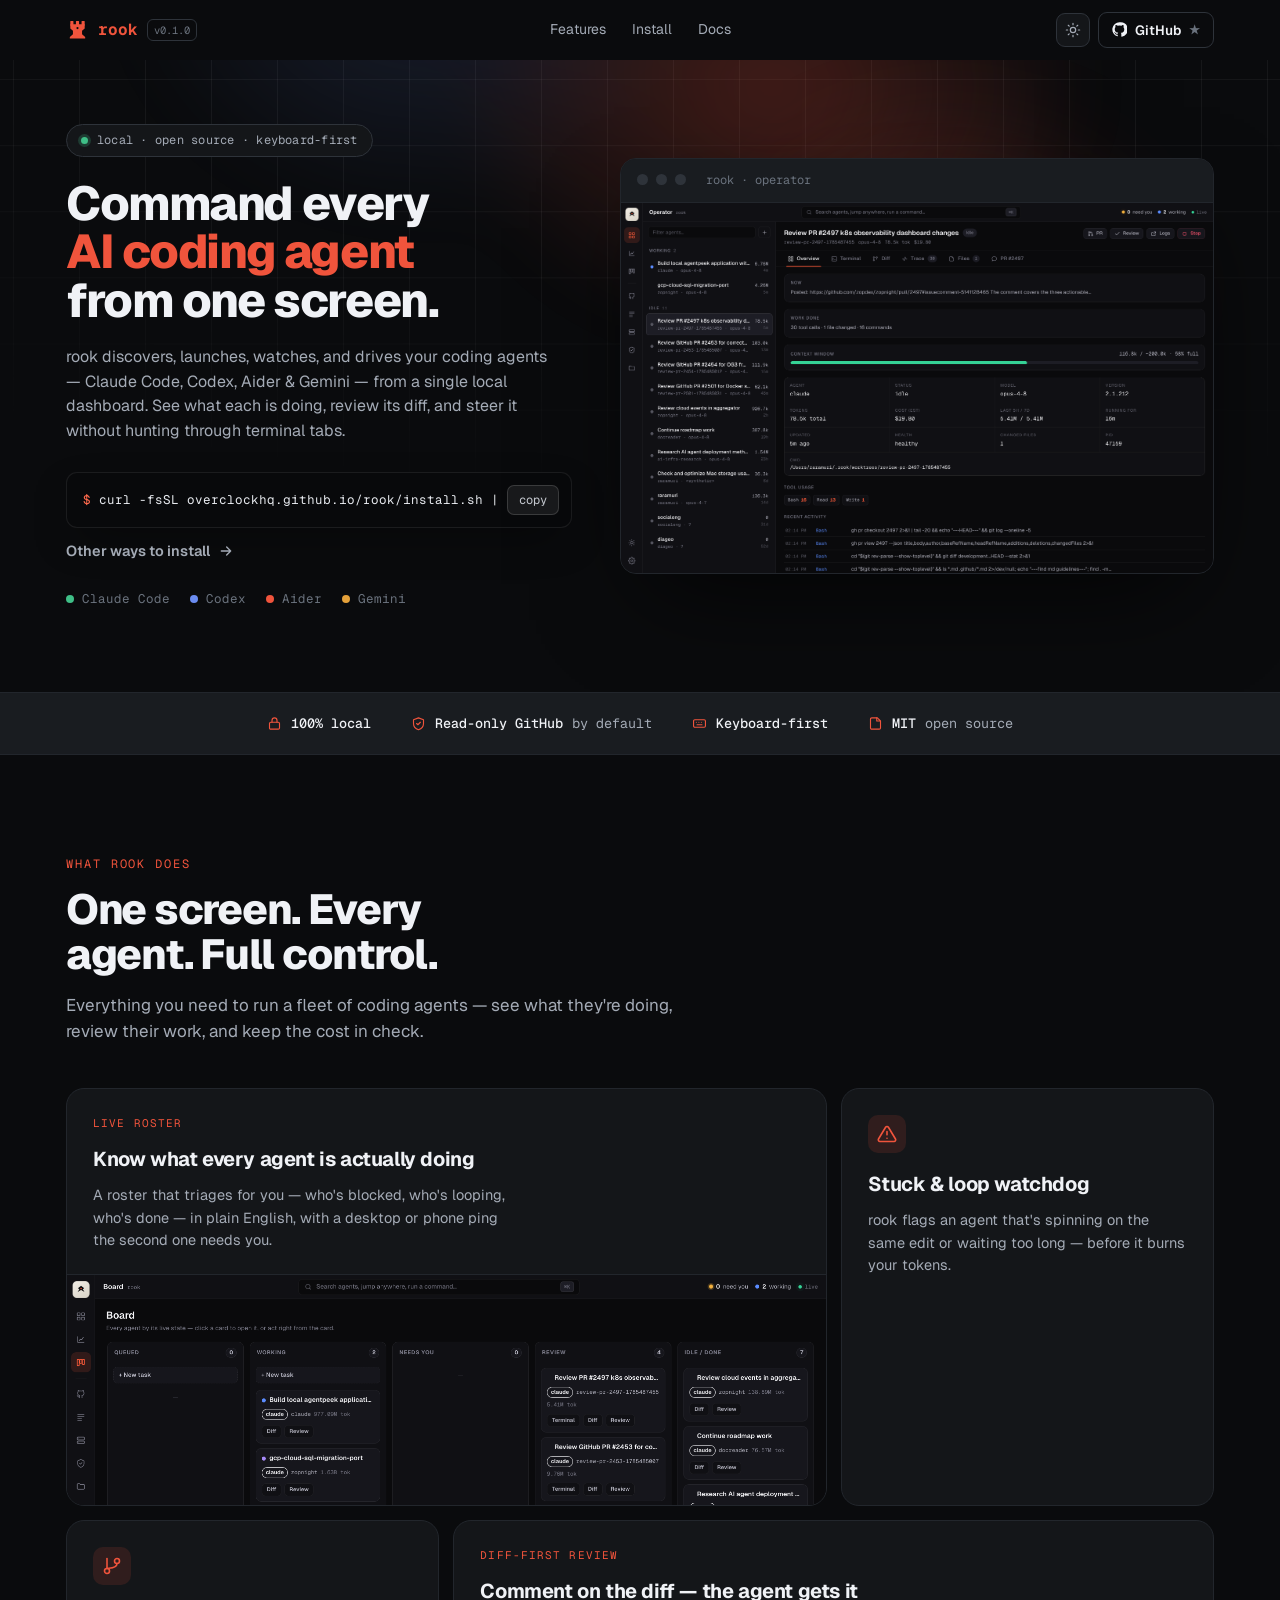
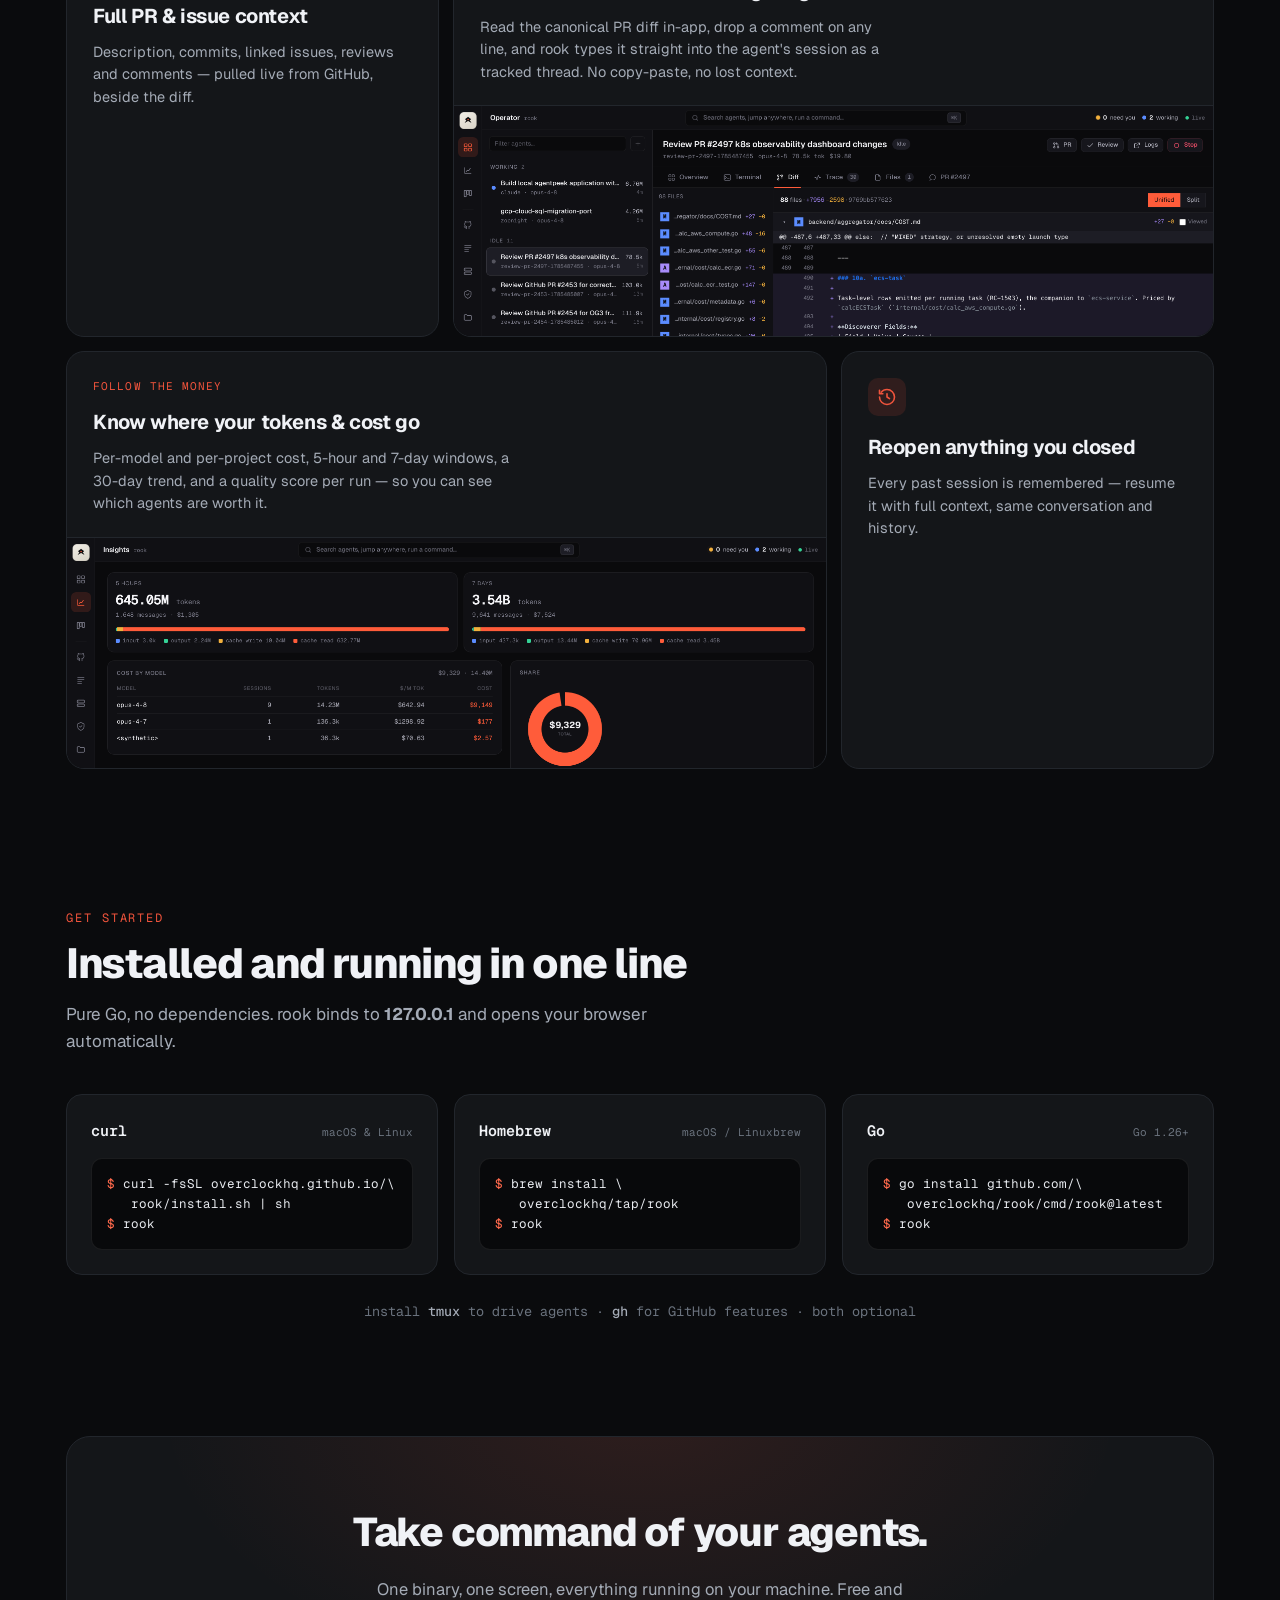
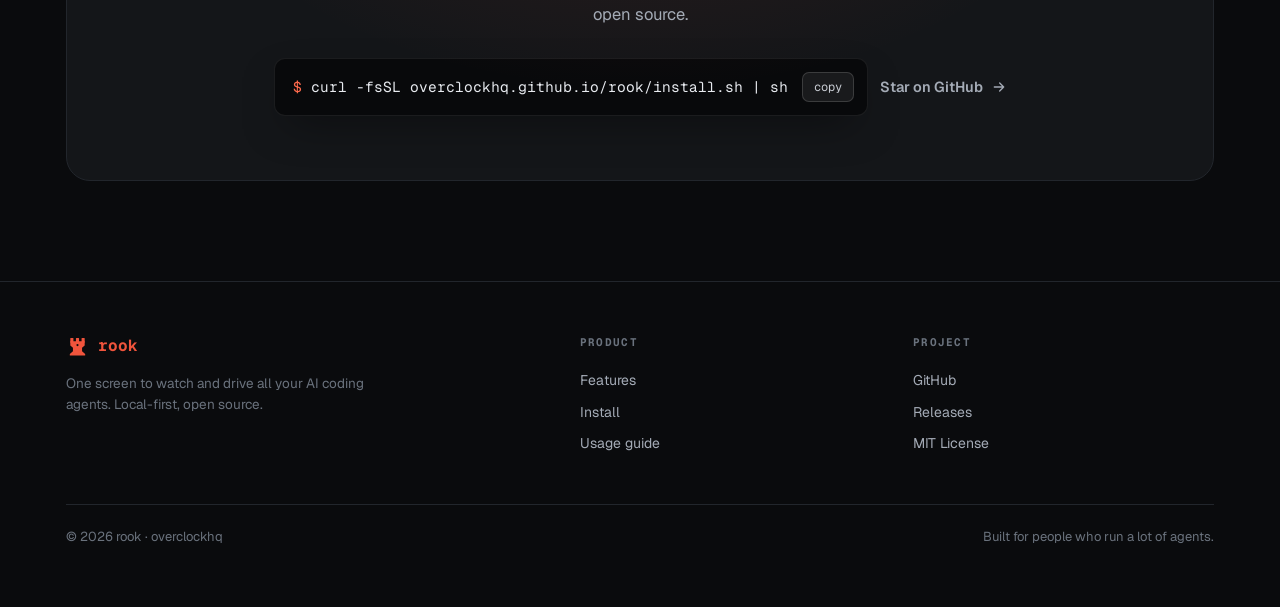
<file: docs/index.html>
<!doctype html>
<html lang="en">
<head>
<meta charset="utf-8" />
<meta name="viewport" content="width=device-width, initial-scale=1" />
<title>rook — command every AI coding agent from one screen</title>
<meta name="description" content="rook is a local, open-source dashboard that discovers, launches, watches, and drives your AI coding agents — Claude Code, Codex, Aider, Gemini — from one keyboard-first screen." />
<meta property="og:title" content="rook — command every AI coding agent from one screen" />
<meta property="og:description" content="Watch, review & drive Claude Code, Codex, Aider & Gemini from one local dashboard. Open source. Your machine, your data." />
<meta property="og:type" content="website" />
<meta name="theme-color" content="#0b0c0e" />
<link rel="icon" href="img/logo.svg" />
<link rel="preconnect" href="https://fonts.googleapis.com" />
<link rel="preconnect" href="https://fonts.gstatic.com" crossorigin />
<link href="https://fonts.googleapis.com/css2?family=Geist:wght@400;500;600;700;800&family=Geist+Mono:wght@400;500&display=swap" rel="stylesheet" />
<script>try{var t=localStorage.getItem('rookTheme')||'dark';document.documentElement.setAttribute('data-theme',t);}catch(e){document.documentElement.setAttribute('data-theme','dark');}</script>
<style>
  :root{
    --bg:#0a0b0d; --bg2:#0f1113; --panel:#141619; --panel2:#191c20; --line:#22262c; --line2:#2e333a;
    --ink:#f0f2f6; --ink2:#a4abb6; --ink3:#6a727d;
    --coral:#f0543c; --coral2:#ff6a4d; --coral-weak:#f0543c1f;
    --blue:#6b8cf0; --green:#3fbf87; --amber:#e5a13a;
    --code-bg:#08090b; --code-ink:#e8ebf0; --code-line:#ffffff14;
    --shadow:0 40px 100px -30px #000000cc; --shadow-sm:0 16px 44px -16px #00000090;
    --glowA:#f0543c40; --glowB:#6b8cf026;
    --grid-line:#ffffff07;
    --sans:"Geist",system-ui,-apple-system,"Segoe UI",sans-serif;
    --mono:"Geist Mono",ui-monospace,"SF Mono",Menlo,monospace;
    --maxw:1200px;
  }
  :root[data-theme="light"]{
    /* matches rook's product light theme — warm paper, not white */
    --bg:#f6f5f2; --bg2:#f1efea; --panel:#ffffff; --panel2:#f4f2ec; --line:rgba(24,22,18,.10); --line2:rgba(24,22,18,.17);
    --ink:#1b1a17; --ink2:#46433d; --ink3:#726e66;
    --coral:#df4826; --coral2:#f0543c; --coral-weak:rgba(223,72,38,.10);
    --blue:#2f66d6; --green:#10895a; --amber:#a1670a;
    --code-bg:#1b1a17; --code-ink:#f2eee6; --code-line:#ffffff1a;
    --shadow:0 30px 70px -26px rgba(24,22,18,.34); --shadow-sm:0 14px 40px -18px rgba(24,22,18,.24);
    --glowA:#df48261f; --glowB:#7a5cf016;
    --grid-line:rgba(24,22,18,.04);
  }
  *{box-sizing:border-box}
  html{scroll-behavior:smooth}
  body{margin:0;background:var(--bg);color:var(--ink);font-family:var(--sans);line-height:1.55;-webkit-font-smoothing:antialiased;overflow-x:hidden}
  a{color:inherit;text-decoration:none}
  .wrap{max-width:var(--maxw);margin:0 auto;padding:0 26px}
  .coral{color:var(--coral)}
  .mono{font-family:var(--mono)}

  /* ---------- nav ---------- */
  header.nav{position:sticky;top:0;z-index:40;transition:background .25s,border-color .25s}
  header.nav.scrolled{backdrop-filter:blur(14px);background:color-mix(in srgb,var(--bg) 78%,transparent);border-bottom:1px solid var(--line)}
  .nav-in{display:grid;grid-template-columns:1fr auto 1fr;align-items:center;height:60px;gap:12px}
  .nav-l{display:flex;align-items:center;gap:10px;justify-self:start}
  .nav-c{justify-self:center;display:flex;gap:2px}
  .nav-r{justify-self:end;display:flex;align-items:center;gap:8px}
  .brand{display:flex;align-items:center;gap:9px;font-family:var(--mono);font-weight:600;font-size:16px;letter-spacing:-.01em}
  .brand svg{width:23px;height:23px}
  .brand b{color:var(--coral)}
  .ver{font-family:var(--mono);font-size:10.5px;color:var(--ink3);border:1px solid var(--line2);border-radius:6px;padding:2px 6px}
  .nav-c a{padding:7px 12px;border-radius:8px;font-size:14px;color:var(--ink2)}
  .nav-c a:hover{color:var(--ink);background:var(--panel2)}
  .ghstar{display:inline-flex;align-items:center;gap:8px;font-size:13.5px;font-weight:600;padding:7px 13px;border:1px solid var(--line2);border-radius:9px;color:var(--ink)}
  .ghstar:hover{border-color:var(--ink3)}
  .ghstar svg{width:15px;height:15px}
  .ghstar .n{font-family:var(--mono);font-size:12px;color:var(--ink3)}
  .icon-btn{display:inline-flex;align-items:center;justify-content:center;width:34px;height:34px;border-radius:9px;border:1px solid var(--line2);background:var(--panel);color:var(--ink2);cursor:pointer}
  .icon-btn:hover{color:var(--ink);border-color:var(--ink3)}
  .icon-btn svg{width:16px;height:16px}
  :root[data-theme="dark"] .i-sun{display:block}   :root[data-theme="dark"] .i-moon{display:none}
  :root[data-theme="light"] .i-sun{display:none}    :root[data-theme="light"] .i-moon{display:block}
  @media(max-width:860px){ .nav-c{display:none} .nav-in{grid-template-columns:1fr auto} .ghstar .n{display:none} }

  /* ---------- hero ---------- */
  .hero{position:relative;overflow:hidden;padding:64px 0 84px}
  .hero-canvas{position:absolute;inset:0;z-index:0;pointer-events:none;
    mask-image:radial-gradient(130% 94% at 60% -6%,#000 40%,transparent 84%);-webkit-mask-image:radial-gradient(130% 94% at 60% -6%,#000 40%,transparent 84%)}
  .hero-glow{position:absolute;top:-160px;left:50%;transform:translateX(-50%);width:1100px;height:620px;z-index:0;pointer-events:none;
    background:radial-gradient(42% 60% at 62% 30%,var(--glowA),transparent 70%),radial-gradient(38% 55% at 30% 12%,var(--glowB),transparent 72%);
    filter:blur(30px);animation:glowdrift 16s ease-in-out infinite}
  .hero .wrap{position:relative;z-index:1;display:grid;grid-template-columns:minmax(0,0.92fr) minmax(0,1.08fr);gap:48px;align-items:center}
  .hero-copy{max-width:none}
  .eyebrow{display:inline-flex;align-items:center;gap:9px;font-family:var(--mono);font-size:12px;letter-spacing:.02em;color:var(--ink2);border:1px solid var(--line2);border-radius:999px;padding:6px 14px;background:var(--panel)}
  .eyebrow .dot{width:7px;height:7px;border-radius:50%;background:var(--green);box-shadow:0 0 0 3px color-mix(in srgb,var(--green) 22%,transparent);animation:pulse 2.4s ease-in-out infinite}
  h1{font-size:clamp(33px,3.7vw,55px);line-height:1.03;letter-spacing:-.03em;font-weight:800;margin:22px 0 0;max-width:15ch;text-wrap:balance}
  .hero .sub{font-size:clamp(16px,1.15vw,18px);color:var(--ink2);max-width:44ch;margin:20px 0 0;line-height:1.55;text-wrap:pretty}
  .cta{display:flex;gap:12px;align-items:center;flex-wrap:wrap;margin-top:28px}
  .install{display:inline-flex;align-items:center;gap:14px;font-family:var(--mono);font-size:14.5px;background:var(--code-bg);border:1px solid var(--code-line);border-radius:11px;padding:13px 13px 13px 18px;color:var(--code-ink);box-shadow:var(--shadow-sm);max-width:100%}
  .install .p{color:var(--coral2)}
  .hero-copy .install{font-size:12.5px;gap:10px;padding:12px 12px 12px 16px}
  .install .cmd{white-space:nowrap;overflow-x:auto;-webkit-overflow-scrolling:touch}
  .install button{flex:none;font-family:var(--mono);font-size:12px;border:1px solid #ffffff26;background:#ffffff12;color:#c9cdd4;border-radius:7px;padding:6px 11px;cursor:pointer}
  .install button:hover{color:#fff;border-color:#ffffff45}
  .ghost{display:inline-flex;align-items:center;gap:8px;font-weight:600;font-size:14.5px;color:var(--ink2)}
  .ghost:hover{color:var(--ink)} .ghost svg{width:16px;height:16px;transition:transform .15s} .ghost:hover svg{transform:translateX(3px)}
  .agents{display:flex;gap:20px;flex-wrap:wrap;margin-top:26px;font-family:var(--mono);font-size:12.5px;color:var(--ink3)}
  .agents span{display:inline-flex;align-items:center;gap:8px}
  .agents .dot{width:8px;height:8px;border-radius:50%;animation:pulse 2.8s ease-in-out infinite}
  .agents span:nth-child(2) .dot{animation-delay:.5s}.agents span:nth-child(3) .dot{animation-delay:1s}.agents span:nth-child(4) .dot{animation-delay:1.5s}
  .d-green{background:var(--green)} .d-blue{background:var(--blue)} .d-coral{background:var(--coral)} .d-amber{background:var(--amber)}

  .shot-wrap{margin:0;max-width:none;position:relative}
  .shot-wrap::before{content:"";position:absolute;inset:-14% -6% 6% -6%;background:radial-gradient(52% 60% at 55% 42%,var(--glowA),transparent 72%);filter:blur(44px);z-index:0}
  @media(max-width:900px){ .hero{padding:44px 0 60px} .hero .wrap{grid-template-columns:1fr;gap:34px} .shot-wrap{margin-top:8px} h1{max-width:18ch;font-size:clamp(34px,8vw,50px)} .hero .sub{max-width:56ch} }
  .shot{position:relative;z-index:1;border:1px solid var(--line);border-radius:16px;overflow:hidden;background:var(--panel);box-shadow:var(--shadow);animation:floaty 8s ease-in-out infinite}
  .shot-bar{display:flex;align-items:center;gap:8px;padding:12px 16px;border-bottom:1px solid var(--line);background:var(--panel2)}
  .shot-bar i{width:11px;height:11px;border-radius:50%;background:var(--line2)}
  .shot-bar .u{margin-left:12px;font-family:var(--mono);font-size:12px;color:var(--ink3)}
  .shot img{display:block;width:100%;height:auto}

  /* ---------- value strip ---------- */
  .strip{border-block:1px solid var(--line);margin-top:0;background:var(--panel2)}
  .strip-in{display:flex;gap:12px 40px;justify-content:center;flex-wrap:wrap;padding:20px 0;font-size:13.5px;color:var(--ink2);font-family:var(--mono)}
  .strip-in span{display:inline-flex;align-items:center;gap:9px}
  .strip-in svg{width:15px;height:15px;color:var(--coral);flex:none}
  .strip-in b{color:var(--ink);font-weight:500}

  /* ---------- section head ---------- */
  section.feats{padding:100px 0 40px}
  .sec-h{max-width:640px}
  .sec-h .k{font-family:var(--mono);font-size:12px;letter-spacing:.16em;text-transform:uppercase;color:var(--coral)}
  .sec-h h2{font-size:clamp(29px,3.6vw,42px);letter-spacing:-.03em;margin:14px 0 0;font-weight:800;text-wrap:balance;line-height:1.05}
  .sec-h p{color:var(--ink2);font-size:17px;margin:16px 0 0}

  /* ---------- bento ---------- */
  .bento{display:grid;grid-template-columns:repeat(3,1fr);gap:14px;margin-top:44px}
  .tile{grid-column:span 1;background:var(--panel);border:1px solid var(--line);border-radius:18px;padding:26px 26px 0;overflow:hidden;position:relative;display:flex;flex-direction:column;min-height:240px;transition:border-color .18s,transform .18s}
  .tile:hover{border-color:var(--line2);transform:translateY(-3px)}
  .tile.wide{grid-column:span 2}
  .tile.pad{padding-bottom:26px;justify-content:center}
  .tile .k{font-family:var(--mono);font-size:11px;letter-spacing:.1em;text-transform:uppercase;color:var(--coral)}
  .tile h3{font-size:20px;letter-spacing:-.02em;margin:12px 0 0;font-weight:700}
  .tile p{color:var(--ink2);font-size:14.5px;margin:9px 0 0;max-width:42ch}
  .tile .ic{width:38px;height:38px;border-radius:10px;display:flex;align-items:center;justify-content:center;background:var(--coral-weak);color:var(--coral);margin-bottom:4px}
  .tile .ic svg{width:20px;height:20px}
  .tile .thumb{margin:22px -26px 0;border-top:1px solid var(--line);overflow:hidden;background:var(--bg2)}
  .tile .thumb img{display:block;width:100%;height:230px;object-fit:cover;object-position:top center}
  .tile .grow{flex:1}
  @media(max-width:900px){ .bento{grid-template-columns:1fr 1fr} .tile.wide{grid-column:span 2} }
  @media(max-width:620px){ .bento{grid-template-columns:1fr} .tile,.tile.wide{grid-column:span 1} }

  /* ---------- install section ---------- */
  section.get{padding:100px 0 40px}
  .get-grid{display:grid;grid-template-columns:repeat(3,1fr);gap:16px;margin-top:40px}
  .get-card{background:var(--panel);border:1px solid var(--line);border-radius:16px;padding:24px;transition:border-color .18s,transform .18s}
  .get-card:hover{border-color:var(--line2);transform:translateY(-3px)}
  .get-card .h{display:flex;align-items:baseline;justify-content:space-between;gap:8px}
  .get-card h4{margin:0;font-size:15px;font-family:var(--mono);color:var(--ink);font-weight:600}
  .get-card .tag{font-size:11px;color:var(--ink3);font-family:var(--mono)}
  .get-card pre{margin:16px 0 0;background:var(--code-bg);border:1px solid var(--code-line);border-radius:11px;padding:15px;font-family:var(--mono);font-size:12.5px;color:var(--code-ink);overflow-x:auto;white-space:pre;line-height:1.6}
  .get-card pre .p{color:var(--coral2)}
  .get-note{text-align:center;color:var(--ink3);font-size:13.5px;margin-top:26px;font-family:var(--mono)}
  .get-note b{color:var(--ink2);font-weight:500}
  @media(max-width:820px){ .get-grid{grid-template-columns:1fr} }

  /* ---------- closing CTA ---------- */
  section.cta-band{padding:60px 0 30px}
  .cta-card{position:relative;overflow:hidden;border:1px solid var(--line);border-radius:24px;background:var(--panel);padding:64px 32px;text-align:center}
  .cta-card::before{content:"";position:absolute;inset:0;background:radial-gradient(60% 120% at 50% -10%,var(--coral-weak),transparent 70%);pointer-events:none}
  .cta-card h2{position:relative;font-size:clamp(28px,3.6vw,40px);letter-spacing:-.03em;font-weight:800;margin:0;text-wrap:balance}
  .cta-card p{position:relative;color:var(--ink2);margin:14px auto 0;max-width:48ch;font-size:16.5px}
  .cta-card .cta{justify-content:center;margin-top:30px}

  /* ---------- footer ---------- */
  footer{border-top:1px solid var(--line);margin-top:70px;padding:52px 0 60px}
  .foot-grid{display:grid;grid-template-columns:1.6fr 1fr 1fr;gap:32px}
  .foot-brand .brand{font-size:16px}
  .foot-brand p{color:var(--ink3);font-size:13.5px;margin:14px 0 0;max-width:34ch}
  .foot-col h5{font-family:var(--mono);font-size:11px;letter-spacing:.12em;text-transform:uppercase;color:var(--ink3);margin:0 0 14px}
  .foot-col a{display:block;color:var(--ink2);font-size:14px;padding:5px 0}
  .foot-col a:hover{color:var(--ink)}
  .foot-btm{display:flex;justify-content:space-between;flex-wrap:wrap;gap:10px;margin-top:44px;padding-top:22px;border-top:1px solid var(--line);color:var(--ink3);font-size:13px}
  @media(max-width:720px){ .foot-grid{grid-template-columns:1fr 1fr} .foot-brand{grid-column:span 2} }

  /* ---------- motion ---------- */
  @keyframes glowdrift{0%,100%{transform:translateX(-50%) translateY(0) scale(1);opacity:.9}50%{transform:translateX(-52%) translateY(14px) scale(1.06);opacity:1}}
  @keyframes floaty{0%,100%{transform:translateY(0)}50%{transform:translateY(-8px)}}
  @keyframes pulse{0%,100%{opacity:1}50%{opacity:.4}}
  @keyframes rise{from{opacity:0;transform:translateY(20px)}to{opacity:1;transform:none}}
  .hero-copy>*, .shot-wrap{opacity:0;animation:rise .7s cubic-bezier(.2,.7,.2,1) forwards}
  .hero-copy .eyebrow{animation-delay:.05s}
  .hero-copy h1{animation-delay:.14s}
  .hero-copy .sub{animation-delay:.26s}
  .hero-copy .cta{animation-delay:.38s}
  .hero-copy .agents{animation-delay:.48s}
  .shot-wrap{animation-delay:.56s}
  .reveal{opacity:0;transform:translateY(26px);transition:opacity .6s ease,transform .6s cubic-bezier(.2,.7,.2,1)}
  .reveal.in{opacity:1;transform:none}
  @media(prefers-reduced-motion:reduce){*{animation:none!important;transition:none!important}.hero-copy>*,.shot-wrap,.reveal{opacity:1!important;transform:none!important}}
</style>
</head>
<body>

<header class="nav" id="nav">
  <div class="wrap nav-in">
    <div class="nav-l">
      <a class="brand" href="#top" aria-label="rook home">
        <svg viewBox="0 0 48 48" fill="none" aria-hidden="true"><g fill="#f0543c"><rect x="9" y="6" width="6.5" height="10" rx="1"/><rect x="20.75" y="6" width="6.5" height="10" rx="1"/><rect x="32.5" y="6" width="6.5" height="10" rx="1"/><path d="M9 13 H39 V22 L33.5 26.5 V34 L40 39.5 V43 H8 V39.5 L14.5 34 V26.5 L9 22 Z"/><circle cx="24" cy="21" r="2.3" fill="#0b0c0e"/></g></svg>
        <span><b>rook</b></span>
      </a>
      <span class="ver">v0.1.0</span>
    </div>
    <nav class="nav-c">
      <a href="#features">Features</a>
      <a href="#install">Install</a>
      <a href="https://github.com/overclockhq/rook/blob/master/docs/USAGE.md">Docs</a>
    </nav>
    <div class="nav-r">
      <button id="themeBtn" class="icon-btn" aria-label="Toggle theme" title="Toggle theme">
        <svg class="i-sun" viewBox="0 0 24 24" fill="none" stroke="currentColor" stroke-width="1.8" stroke-linecap="round"><circle cx="12" cy="12" r="4"/><path d="M12 2v2M12 20v2M4.9 4.9l1.4 1.4M17.7 17.7l1.4 1.4M2 12h2M20 12h2M4.9 19.1l1.4-1.4M17.7 6.3l1.4-1.4"/></svg>
        <svg class="i-moon" viewBox="0 0 24 24" fill="none" stroke="currentColor" stroke-width="1.8" stroke-linecap="round" stroke-linejoin="round"><path d="M21 12.8A9 9 0 1 1 11.2 3a7 7 0 0 0 9.8 9.8z"/></svg>
      </button>
      <a class="ghstar" href="https://github.com/overclockhq/rook"><svg viewBox="0 0 24 24" fill="currentColor" aria-hidden="true"><path d="M12 .5A11.5 11.5 0 0 0 8.4 22.9c.6.1.8-.2.8-.6v-2c-3.3.7-4-1.4-4-1.4-.5-1.4-1.3-1.8-1.3-1.8-1.1-.7 0-.7 0-.7 1.2 0 1.8 1.2 1.8 1.2 1 1.8 2.8 1.3 3.5 1 0-.8.4-1.3.7-1.6-2.7-.3-5.5-1.3-5.5-5.9 0-1.3.5-2.4 1.2-3.2 0-.3-.5-1.5.2-3.2 0 0 1-.3 3.3 1.2a11.5 11.5 0 0 1 6 0C17.3 4.7 18.3 5 18.3 5c.7 1.7.2 2.9.1 3.2.8.8 1.2 1.9 1.2 3.2 0 4.6-2.8 5.6-5.5 5.9.4.4.8 1.1.8 2.2v3.3c0 .4.2.7.8.6A11.5 11.5 0 0 0 12 .5z"/></svg>GitHub<span class="n">★</span></a>
    </div>
  </div>
</header>

<a id="top"></a>
<section class="hero">
  <canvas class="hero-canvas" id="heroCanvas" aria-hidden="true"></canvas>
  <div class="hero-glow"></div>
  <div class="wrap">
    <div class="hero-copy">
      <span class="eyebrow"><span class="dot"></span> local · open source · keyboard-first</span>
      <h1>Command every <span class="coral">AI coding agent</span> from one screen.</h1>
      <p class="sub">rook discovers, launches, watches, and drives your coding agents — Claude&nbsp;Code, Codex, Aider &amp; Gemini — from a single local dashboard. See what each is doing, review its diff, and steer it without hunting through terminal tabs.</p>
      <div class="cta">
        <span class="install"><span class="cmd"><span class="p">$</span> curl -fsSL overclockhq.github.io/rook/install.sh | sh</span><button id="copyBtn" data-cmd="curl -fsSL https://overclockhq.github.io/rook/install.sh | sh">copy</button></span>
        <a class="ghost" href="#install">Other ways to install <svg viewBox="0 0 24 24" fill="none" stroke="currentColor" stroke-width="2" stroke-linecap="round" stroke-linejoin="round"><path d="M5 12h14M13 6l6 6-6 6"/></svg></a>
      </div>
      <div class="agents">
        <span><span class="dot d-green"></span>Claude Code</span>
        <span><span class="dot d-blue"></span>Codex</span>
        <span><span class="dot d-coral"></span>Aider</span>
        <span><span class="dot d-amber"></span>Gemini</span>
      </div>
    </div>
    <div class="shot-wrap">
      <div class="shot">
        <div class="shot-bar"><i></i><i></i><i></i><span class="u">rook · operator</span></div>
        <img id="heroShot" src="img/operator.png" data-dark="img/operator.png" data-light="img/light.png" alt="rook operator console — live agent roster and workspace" />
      </div>
    </div>
  </div>
</section>

<div class="strip">
  <div class="wrap strip-in">
    <span><svg viewBox="0 0 24 24" fill="none" stroke="currentColor" stroke-width="1.8" stroke-linecap="round" stroke-linejoin="round"><rect x="4" y="10" width="16" height="11" rx="2"/><path d="M8 10V7a4 4 0 0 1 8 0v3"/></svg><b>100% local</b></span>
    <span><svg viewBox="0 0 24 24" fill="none" stroke="currentColor" stroke-width="1.8" stroke-linecap="round" stroke-linejoin="round"><path d="M12 3 4 6v6c0 5 3.4 8.5 8 10 4.6-1.5 8-5 8-10V6z"/><path d="m9 12 2 2 4-4"/></svg><b>Read-only GitHub</b> by default</span>
    <span><svg viewBox="0 0 24 24" fill="none" stroke="currentColor" stroke-width="1.8" stroke-linecap="round" stroke-linejoin="round"><rect x="2.5" y="6" width="19" height="12" rx="2"/><path d="M7 10h.01M11 10h.01M15 10h.01M8 14h8"/></svg><b>Keyboard-first</b></span>
    <span><svg viewBox="0 0 24 24" fill="none" stroke="currentColor" stroke-width="1.8" stroke-linecap="round" stroke-linejoin="round"><path d="M4 5a2 2 0 0 1 2-2h9l5 5v11a2 2 0 0 1-2 2H6a2 2 0 0 1-2-2z"/><path d="M14 3v5h5"/></svg><b>MIT</b> open source</span>
  </div>
</div>

<section class="feats" id="features">
  <div class="wrap">
    <div class="sec-h reveal">
      <div class="k">What rook does</div>
      <h2>One screen. Every agent. Full control.</h2>
      <p>Everything you need to run a fleet of coding agents — see what they're doing, review their work, and keep the cost in check.</p>
    </div>

    <div class="bento">
      <div class="tile wide reveal">
        <div class="k">Live roster</div>
        <h3>Know what every agent is actually doing</h3>
        <p>A roster that triages for you — who's blocked, who's looping, who's done — in plain English, with a desktop or phone ping the second one needs you.</p>
        <div class="thumb"><img src="img/board.png" alt="rook board — agents grouped by live state" loading="lazy" /></div>
      </div>

      <div class="tile pad reveal">
        <div class="ic"><svg viewBox="0 0 24 24" fill="none" stroke="currentColor" stroke-width="1.9" stroke-linecap="round" stroke-linejoin="round"><path d="M12 9v4M12 17h.01"/><path d="M10.3 3.9 1.8 18a2 2 0 0 0 1.7 3h17a2 2 0 0 0 1.7-3L13.7 3.9a2 2 0 0 0-3.4 0z"/></svg></div>
        <h3>Stuck &amp; loop watchdog</h3>
        <p>rook flags an agent that's spinning on the same edit or waiting too long — before it burns your tokens.</p>
        <span class="grow"></span>
      </div>

      <div class="tile pad reveal">
        <div class="ic"><svg viewBox="0 0 24 24" fill="none" stroke="currentColor" stroke-width="1.9" stroke-linecap="round" stroke-linejoin="round"><path d="M6 3v12"/><circle cx="6" cy="18" r="3"/><circle cx="18" cy="6" r="3"/><path d="M18 9c0 7-12 5-12 6"/></svg></div>
        <h3>Full PR &amp; issue context</h3>
        <p>Description, commits, linked issues, reviews and comments — pulled live from GitHub, beside the diff.</p>
        <span class="grow"></span>
      </div>

      <div class="tile wide reveal">
        <div class="k">Diff-first review</div>
        <h3>Comment on the diff — the agent gets it</h3>
        <p>Read the canonical PR diff in-app, drop a comment on any line, and rook types it straight into the agent's session as a tracked thread. No copy-paste, no lost context.</p>
        <div class="thumb"><img src="img/diff.png" alt="rook diff review with inline comments" loading="lazy" /></div>
      </div>

      <div class="tile wide reveal">
        <div class="k">Follow the money</div>
        <h3>Know where your tokens &amp; cost go</h3>
        <p>Per-model and per-project cost, 5-hour and 7-day windows, a 30-day trend, and a quality score per run — so you can see which agents are worth it.</p>
        <div class="thumb"><img src="img/insights.png" alt="rook insights — cost and token breakdown" loading="lazy" /></div>
      </div>

      <div class="tile pad reveal">
        <div class="ic"><svg viewBox="0 0 24 24" fill="none" stroke="currentColor" stroke-width="1.9" stroke-linecap="round" stroke-linejoin="round"><path d="M3 12a9 9 0 1 0 9-9 9 9 0 0 0-7 3.3"/><path d="M3 4v4h4"/><path d="M12 8v4l3 2"/></svg></div>
        <h3>Reopen anything you closed</h3>
        <p>Every past session is remembered — resume it with full context, same conversation and history.</p>
        <span class="grow"></span>
      </div>
    </div>
  </div>
</section>

<section class="get" id="install">
  <div class="wrap">
    <div class="sec-h reveal">
      <div class="k">Get started</div>
      <h2>Installed and running in one line</h2>
      <p>Pure Go, no dependencies. rook binds to <b>127.0.0.1</b> and opens your browser automatically.</p>
    </div>
    <div class="get-grid">
      <div class="get-card reveal">
        <div class="h"><h4>curl</h4><span class="tag">macOS &amp; Linux</span></div>
        <pre><span class="p">$</span> curl -fsSL overclockhq.github.io/\
   rook/install.sh | sh
<span class="p">$</span> rook</pre>
      </div>
      <div class="get-card reveal">
        <div class="h"><h4>Homebrew</h4><span class="tag">macOS / Linuxbrew</span></div>
        <pre><span class="p">$</span> brew install \
   overclockhq/tap/rook
<span class="p">$</span> rook</pre>
      </div>
      <div class="get-card reveal">
        <div class="h"><h4>Go</h4><span class="tag">Go 1.26+</span></div>
        <pre><span class="p">$</span> go install github.com/\
   overclockhq/rook/cmd/rook@latest
<span class="p">$</span> rook</pre>
      </div>
    </div>
    <p class="get-note">install <b>tmux</b> to drive agents · <b>gh</b> for GitHub features · both optional</p>
  </div>
</section>

<section class="cta-band">
  <div class="wrap">
    <div class="cta-card reveal">
      <h2>Take command of your agents.</h2>
      <p>One binary, one screen, everything running on your machine. Free and open source.</p>
      <div class="cta">
        <span class="install"><span class="cmd"><span class="p">$</span> curl -fsSL overclockhq.github.io/rook/install.sh | sh</span><button id="copyBtn2" data-cmd="curl -fsSL https://overclockhq.github.io/rook/install.sh | sh">copy</button></span>
        <a class="ghost" href="https://github.com/overclockhq/rook">Star on GitHub <svg viewBox="0 0 24 24" fill="none" stroke="currentColor" stroke-width="2" stroke-linecap="round" stroke-linejoin="round"><path d="M5 12h14M13 6l6 6-6 6"/></svg></a>
      </div>
    </div>
  </div>
</section>

<footer>
  <div class="wrap">
    <div class="foot-grid">
      <div class="foot-brand">
        <a class="brand" href="#top">
          <svg viewBox="0 0 48 48" width="22" height="22" fill="none" aria-hidden="true"><g fill="#f0543c"><rect x="9" y="6" width="6.5" height="10" rx="1"/><rect x="20.75" y="6" width="6.5" height="10" rx="1"/><rect x="32.5" y="6" width="6.5" height="10" rx="1"/><path d="M9 13 H39 V22 L33.5 26.5 V34 L40 39.5 V43 H8 V39.5 L14.5 34 V26.5 L9 22 Z"/><circle cx="24" cy="21" r="2.3" fill="#0b0c0e"/></g></svg>
          <span><b style="color:var(--coral)">rook</b></span>
        </a>
        <p>One screen to watch and drive all your AI coding agents. Local-first, open source.</p>
      </div>
      <div class="foot-col">
        <h5>Product</h5>
        <a href="#features">Features</a>
        <a href="#install">Install</a>
        <a href="https://github.com/overclockhq/rook/blob/master/docs/USAGE.md">Usage guide</a>
      </div>
      <div class="foot-col">
        <h5>Project</h5>
        <a href="https://github.com/overclockhq/rook">GitHub</a>
        <a href="https://github.com/overclockhq/rook/releases">Releases</a>
        <a href="https://github.com/overclockhq/rook/blob/master/LICENSE">MIT License</a>
      </div>
    </div>
    <div class="foot-btm">
      <span>© 2026 rook · overclockhq</span>
      <span>Built for people who run a lot of agents.</span>
    </div>
  </div>
</footer>

<script>
  (function () {
    var root = document.documentElement, shot = document.getElementById('heroShot');
    function apply(t) {
      root.setAttribute('data-theme', t);
      try { localStorage.setItem('rookTheme', t); } catch (e) {}
      if (shot) shot.src = shot.getAttribute(t === 'light' ? 'data-light' : 'data-dark');
      var m = document.querySelector('meta[name=theme-color]');
      if (m) m.setAttribute('content', t === 'light' ? '#f6f5f2' : '#0a0b0d');
    }
    apply(root.getAttribute('data-theme') || 'dark');
    var tb = document.getElementById('themeBtn');
    if (tb) tb.addEventListener('click', function () { apply(root.getAttribute('data-theme') === 'light' ? 'dark' : 'light'); });

    // copy buttons
    document.querySelectorAll('[data-cmd]').forEach(function (b) {
      b.addEventListener('click', function () {
        navigator.clipboard.writeText(b.dataset.cmd).then(function () {
          var t = b.textContent; b.textContent = 'copied ✓';
          setTimeout(function () { b.textContent = t; }, 1600);
        });
      });
    });

    // scroll-aware nav
    var nav = document.getElementById('nav');
    var onScroll = function () { nav.classList.toggle('scrolled', window.scrollY > 8); };
    onScroll(); window.addEventListener('scroll', onScroll, { passive: true });

    // scroll-reveal (staggered within each container)
    var reduce = window.matchMedia('(prefers-reduced-motion: reduce)').matches;
    var reveals = document.querySelectorAll('.reveal');
    if (reduce || !('IntersectionObserver' in window)) {
      reveals.forEach(function (el) { el.classList.add('in'); });
    } else {
      var io = new IntersectionObserver(function (entries) {
        entries.forEach(function (e) {
          if (e.isIntersecting) {
            var sibs = Array.prototype.slice.call(e.target.parentNode.querySelectorAll(':scope > .reveal'));
            var i = Math.max(0, sibs.indexOf(e.target));
            e.target.style.transitionDelay = (i * 0.07) + 's';
            e.target.classList.add('in');
            io.unobserve(e.target);
          }
        });
      }, { threshold: 0.12, rootMargin: '0px 0px -8% 0px' });
      reveals.forEach(function (el) { io.observe(el); });
    }
  })();

  /* Hero background: a faint chessboard grid with beams that travel ONLY along
     ranks and files — a rook's lanes of control. Never diagonal. */
  (function () {
    var c = document.getElementById('heroCanvas');
    if (!c || !c.getContext) return;
    var ctx = c.getContext('2d');
    var reduce = window.matchMedia && window.matchMedia('(prefers-reduced-motion: reduce)').matches;
    var DPR = Math.min(window.devicePixelRatio || 1, 1.5);
    var CELL = 66, W = 0, H = 0, beams = [], lastSpawn = 0, raf = 0, host = c.parentNode;

    function resize() {
      var r = host.getBoundingClientRect();
      W = Math.max(1, r.width); H = Math.max(1, r.height);
      c.width = W * DPR; c.height = H * DPR; c.style.width = W + 'px'; c.style.height = H + 'px';
      ctx.setTransform(DPR, 0, 0, DPR, 0, 0);
    }
    function palette() {
      return document.documentElement.getAttribute('data-theme') === 'light'
        ? { grid: 'rgba(24,22,18,0.05)', a: '223,72,38', b: '122,92,240' }
        : { grid: 'rgba(255,255,255,0.05)', a: '240,84,60', b: '107,140,240' };
    }
    function grid(p) {
      ctx.strokeStyle = p.grid; ctx.lineWidth = 1; ctx.beginPath();
      for (var x = (W % CELL) / 2; x <= W; x += CELL) { ctx.moveTo(Math.round(x) + .5, 0); ctx.lineTo(Math.round(x) + .5, H); }
      for (var y = (H % CELL) / 2; y <= H; y += CELL) { ctx.moveTo(0, Math.round(y) + .5); ctx.lineTo(W, Math.round(y) + .5); }
      ctx.stroke();
    }
    function spawn() {
      var horiz = Math.random() < 0.5, len = 130 + Math.random() * 180, dir = Math.random() < 0.5 ? 1 : -1;
      var lane = Math.round(Math.random() * Math.floor((horiz ? H : W) / CELL)) * CELL + (((horiz ? H : W) % CELL) / 2);
      beams.push({ horiz: horiz, lane: lane, dir: dir, len: len, pos: dir > 0 ? -len : (horiz ? W : H) + len,
        sp: 0.9 + Math.random() * 1.3, col: Math.random() < 0.66 ? 'a' : 'b' });
    }
    function beam(b, p) {
      var rgb = p[b.col], tail = b.pos - b.dir * b.len, g;
      g = b.horiz ? ctx.createLinearGradient(b.pos, 0, tail, 0) : ctx.createLinearGradient(0, b.pos, 0, tail);
      g.addColorStop(0, 'rgba(' + rgb + ',0.78)'); g.addColorStop(0.14, 'rgba(' + rgb + ',0.24)'); g.addColorStop(1, 'rgba(' + rgb + ',0)');
      ctx.save(); ctx.globalCompositeOperation = 'lighter';
      ctx.strokeStyle = g; ctx.lineWidth = 2.4; ctx.lineCap = 'round'; ctx.beginPath();
      if (b.horiz) { ctx.moveTo(b.pos, b.lane); ctx.lineTo(tail, b.lane); } else { ctx.moveTo(b.lane, b.pos); ctx.lineTo(b.lane, tail); }
      ctx.stroke();
      var hx = b.horiz ? b.pos : b.lane, hy = b.horiz ? b.lane : b.pos;
      ctx.shadowColor = 'rgba(' + rgb + ',0.95)'; ctx.shadowBlur = 14;
      ctx.fillStyle = 'rgba(' + rgb + ',1)'; ctx.beginPath(); ctx.arc(hx, hy, 2.6, 0, 6.3); ctx.fill();
      ctx.restore();
    }
    function frame(t) {
      var p = palette();
      ctx.clearRect(0, 0, W, H); grid(p);
      if (beams.length < 7 && t - lastSpawn > 360) { spawn(); lastSpawn = t; }
      for (var i = beams.length - 1; i >= 0; i--) {
        var b = beams[i]; b.pos += b.dir * b.sp; beam(b, p);
        var span = b.horiz ? W : H;
        if ((b.dir > 0 && b.pos - b.len > span) || (b.dir < 0 && b.pos + b.len < 0)) beams.splice(i, 1);
      }
      raf = requestAnimationFrame(frame);
    }
    resize();
    window.addEventListener('resize', function () { resize(); if (reduce) { ctx.clearRect(0, 0, W, H); grid(palette()); } });
    window.addEventListener('load', function () { setTimeout(resize, 300); });
    if (reduce) { grid(palette()); }
    else {
      document.addEventListener('visibilitychange', function () {
        if (document.hidden) { cancelAnimationFrame(raf); raf = 0; }
        else if (!raf) { raf = requestAnimationFrame(frame); }
      });
      raf = requestAnimationFrame(frame);
    }
  })();
</script>
</body>
</html>
</file>
